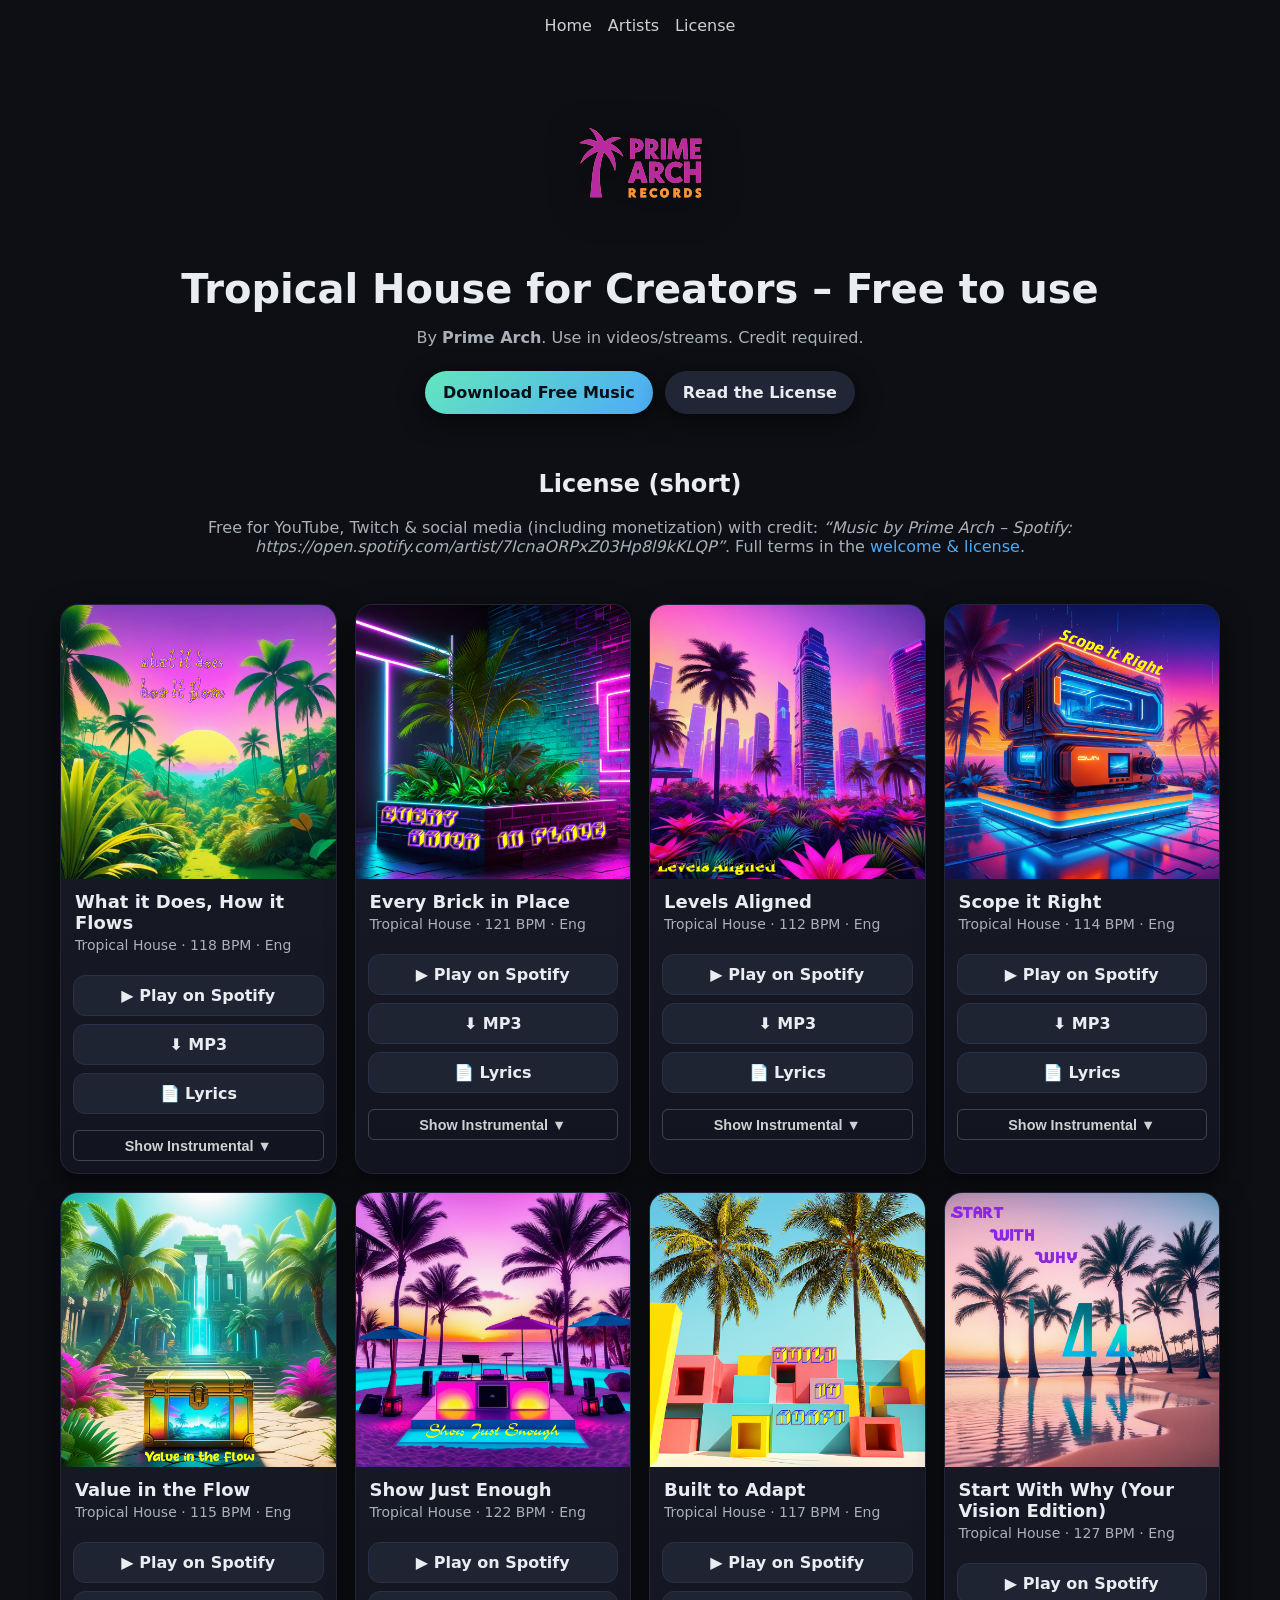
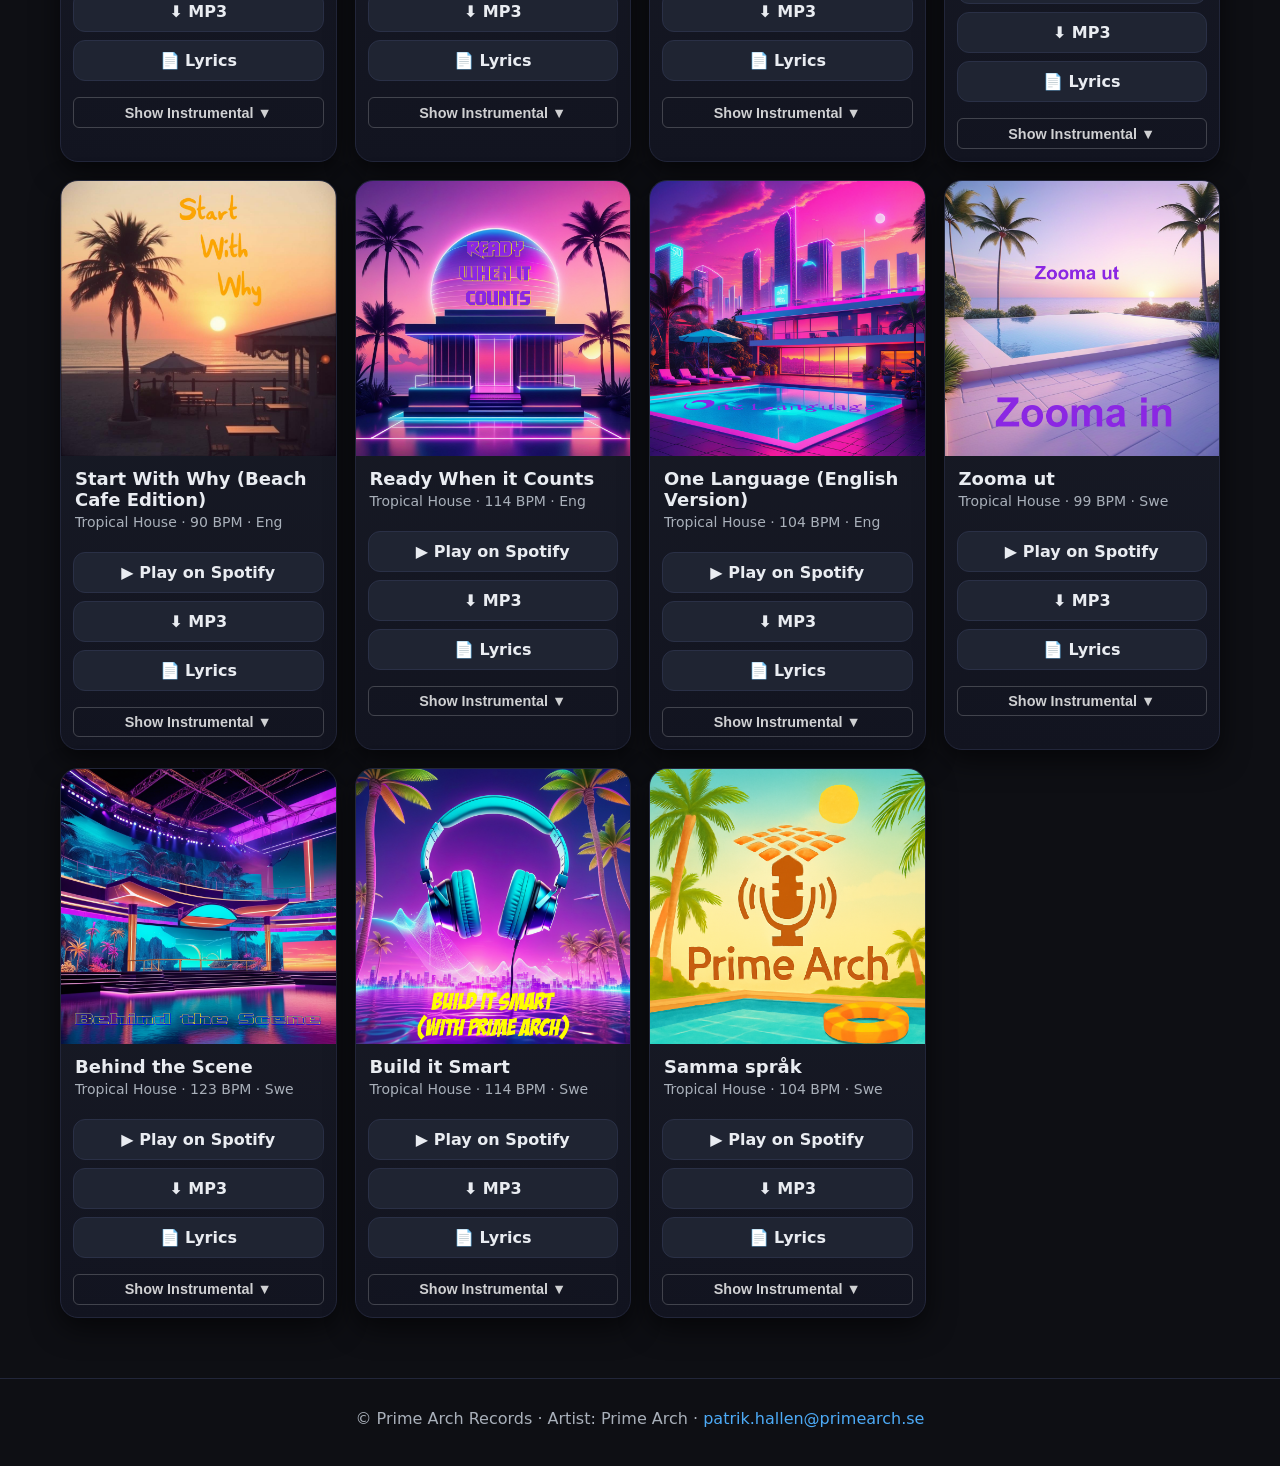
<file: index.html>
<!DOCTYPE html>
<html lang="sv">
<head>
  <meta charset="utf-8" />
  <meta name="viewport" content="width=device-width, initial-scale=1" />
  <title>Prime Arch Records – Free Tropical House for Creators</title>
  <meta name="description" content="High-quality royalty-free Tropical House for creators — free with credit. By Prime Arch.">
  <link rel="preconnect" href="https://plausible.io">
  <script defer data-domain="primearchrecords.com" src="https://plausible.io/js/script.file-downloads.outbound-links.js"></script>
  <script>
    window.plausible = window.plausible || function() { (window.plausible.q = window.plausible.q || []).push(arguments) }
  </script>
  <!-- Favicon och ikoner -->
  <link rel="icon" type="image/png" sizes="32x32" href="/assets/icons/favicon-32x32.png">
  <link rel="icon" type="image/png" sizes="16x16" href="/assets/icons/favicon-16x16.png">
  <link rel="icon" type="image/x-icon" href="/assets/icons/favicon.ico">
  <link rel="icon" type="image/svg+xml" href="/assets/icons/favicon.svg">
  <!-- PWA/Android (manifest) -->
  <link rel="manifest" href="/assets/icons/site.webmanifest">
  <!-- Apple/iOS -->
  <link rel="apple-touch-icon" sizes="180x180" href="/assets/icons/apple-touch-icon.png">
  <link rel="stylesheet" href="/assets/style.css?v=1.0.1" />
  <style>
    .instrumental { display: none; }
    .toggle-inst {
      background: transparent;
      border: 1px solid rgba(255,255,255,0.2);
      color: rgba(255,255,255,0.8);
      font-size: 0.9rem;
      margin-top: 0.5rem;
      padding: 0.4rem 0.6rem;
      cursor: pointer;
      border-radius: 6px;
      transition: all 0.2s ease;
    }
    .toggle-inst:hover {
      border-color: rgba(255,255,255,0.5);
      color: #fff;
      background: rgba(255,255,255,0.05);
    }
  </style>
</head>
<body>
  <nav class="topnav">
    <a href="/">Home</a>
    <a href="/artists/">Artists</a>
    <a href="/docs/welcome-license.md" target="_blank" rel="noopener">License</a>
  </nav>

  <header class="hero">
    <img src="/assets/logo.svg" alt="Prime Arch Records" class="logo" />
    <h1>Tropical House for Creators – Free to use</h1>
    <p>By <strong>Prime Arch</strong>. Use in videos/streams. Credit required.</p>
    <div class="cta-row">
      <a class="cta" href="#library">Download Free Music</a>
      <a class="cta alt" href="/docs/welcome-license.md" target="_blank" rel="noopener">Read the License</a>
    </div>
  </header>

  <section class="license">
    <h2>License (short)</h2>
    <p>Free for YouTube, Twitch & social media (including monetization) with credit:
      <em>“Music by Prime Arch – Spotify: https://open.spotify.com/artist/7IcnaORPxZ03Hp8l9kKLQP”</em>.
      Full terms in the <a href="/docs/welcome-license.md" target="_blank" rel="noopener">welcome & license</a>.
    </p>
  </section>

  <section id="library" class="grid">

  <!-- What it Does, How it Flows -->
  <article class="card" data-track="What it Does, How it Flows">
    <img src="/assets/covers/what-it-does-how-it-flows.png" alt="What it Does, How it Flows" class="cover" />
    <h3>What it Does, How it Flows</h3>
    <p>Tropical House · 118 BPM · Eng</p>
    <div class="actions">
      <a class="btn" href="https://open.spotify.com/track/6w6Lt5h9aL0CamimnhqGVm">▶ Play on Spotify</a>
      <a class="btn download-link" href="/songs/what-it-does-how-it-flows.mp3">⬇ MP3</a>
      <a class="btn instrumental download-link" href="/songs/what-it-does-how-it-flows-instrumental.mp3">⬇ MP3 (Instrumental)</a>
      <a class="btn" href="/songs/what-it-does-how-it-flows-lyrics.pdf" target="_blank" rel="noopener">📄 Lyrics</a>
    </div>
  </article>

  <!-- Every Brick in Place -->
    <article class="card" data-track="Every Brick in Place">
      <img src="/assets/covers/every-brick-in-place.png" alt="Every Brick in Place" class="cover" />
      <h3>Every Brick in Place</h3>
      <p>Tropical House · 121 BPM · Eng</p>
      <div class="actions">
        <a class="btn" href="https://open.spotify.com/track/3vdEuJBiYH70GPEmcm6ae4">▶ Play on Spotify</a>
        <a class="btn download-link" href="/songs/every-brick-in-place.mp3">⬇ MP3</a>
        <a class="btn instrumental download-link" href="/songs/every-brick-in-place-instrumental.mp3">⬇ MP3 (Instrumental)</a>
        <a class="btn" href="/songs/every-brick-in-place-lyrics.pdf" target="_blank" rel="noopener">📄 Lyrics</a>
      </div>
    </article>
    
    <!-- Levels Aligned -->
    <article class="card" data-track="Levels Aligned">
      <img src="/assets/covers/levels-aligned.png" alt="Levels Aligned" class="cover" />
      <h3>Levels Aligned</h3>
      <p>Tropical House · 112 BPM · Eng</p>
      <div class="actions">
        <a class="btn" href="https://open.spotify.com/track/3mB4QtgDjKM6o8Iqiv5fYM">▶ Play on Spotify</a>
        <a class="btn download-link" href="/songs/levels-aligned.mp3">⬇ MP3</a>
        <a class="btn instrumental download-link" href="/songs/levels-aligned-instrumental.mp3">⬇ MP3 (Instrumental)</a>
        <a class="btn" href="/songs/levels-aligned-lyrics.pdf" target="_blank" rel="noopener">📄 Lyrics</a>
      </div>
    </article>
    
    <!-- Scope it Right -->
    <article class="card" data-track="Scope it Right">
      <img src="/assets/covers/scope-it-right.png" alt="Scope it Right" class="cover" />
      <h3>Scope it Right</h3>
      <p>Tropical House · 114 BPM · Eng</p>
      <div class="actions">
        <a class="btn" href="https://open.spotify.com/album/6RVIV2AQfhZBVF9ObAZK2e">▶ Play on Spotify</a>
        <a class="btn download-link" href="/songs/scope-it-right.mp3">⬇ MP3</a>
        <a class="btn instrumental download-link" href="/songs/scope-it-right-instrumental.mp3">⬇ MP3 (Instrumental)</a>
        <a class="btn" href="/songs/scope-it-right-lyrics.pdf" target="_blank" rel="noopener">📄 Lyrics</a>
      </div>
    </article>
    
    <!-- Value in the Flow -->
    <article class="card" data-track="Value in the Flow">
      <img src="/assets/covers/value-in-the-flow.png" alt="Value in the Flow" class="cover" />
      <h3>Value in the Flow</h3>
      <p>Tropical House · 115 BPM · Eng</p>
      <div class="actions">
        <a class="btn" href="https://open.spotify.com/track/6I7bqWsNI6GLdhfRLysS7s">▶ Play on Spotify</a>
        <a class="btn download-link" href="/songs/value-in-the-flow.mp3">⬇ MP3</a>
        <a class="btn instrumental download-link" href="/songs/value-in-the-flow-instrumental.mp3">⬇ MP3 (Instrumental)</a>
        <a class="btn" href="/songs/value-in-the-flow-lyrics.pdf" target="_blank" rel="noopener">📄 Lyrics</a>
      </div>
    </article>
    
    <!-- Show Just Enough -->
    <article class="card" data-track="Show Just Enough">
      <img src="/assets/covers/show-just-enough.png" alt="Show Just Enough" class="cover" />
      <h3>Show Just Enough</h3>
      <p>Tropical House · 122 BPM · Eng</p>
      <div class="actions">
        <a class="btn" href="https://open.spotify.com/album/0VA0BIkBa8AfertMIRVwKZ">▶ Play on Spotify</a>
        <a class="btn download-link" href="/songs/show-just-enough.mp3">⬇ MP3</a>
        <a class="btn instrumental download-link" href="/songs/show-just-enough-instrumental.mp3">⬇ MP3 (Instrumental)</a>
        <a class="btn" href="/songs/show-just-enough-lyrics.pdf" target="_blank" rel="noopener">📄 Lyrics</a>
      </div>
    </article>
    
    <!-- Built to Adapt -->
    <article class="card" data-track="Built to Adapt">
      <img src="/assets/covers/built-to-adapt.png" alt="Built to Adapt" class="cover" />
      <h3>Built to Adapt</h3>
      <p>Tropical House · 117 BPM · Eng</p>
      <div class="actions">
        <a class="btn" href="https://open.spotify.com/track/7cxu4EnsYUSwPFBB2Zrk0n">▶ Play on Spotify</a>
        <a class="btn download-link" href="/songs/built-to-adapt.mp3">⬇ MP3</a>
        <a class="btn instrumental download-link" href="/songs/built-to-adapt-instrumental.mp3">⬇ MP3 (Instrumental)</a>
        <a class="btn" href="/songs/built-to-adapt-lyrics.pdf" target="_blank" rel="noopener">📄 Lyrics</a>
      </div>
    </article>
    
    <!-- Start With Why (Your Vision Edition) -->
    <article class="card" data-track="Start With Why (Your Vision Edition)">
      <img src="/assets/covers/start-with-why-your-vision-edition.png" alt="Start With Why (Your Vision Edition)" class="cover" />
      <h3>Start With Why (Your Vision Edition)</h3>
      <p>Tropical House · 127 BPM · Eng</p>
      <div class="actions">
        <a class="btn" href="https://open.spotify.com/track/0hBe84I5sA88zU3ISNGg3X">▶ Play on Spotify</a>
        <a class="btn download-link" href="/songs/start-with-why-your-vision-edition.mp3">⬇ MP3</a>
        <a class="btn instrumental download-link" href="/songs/start-with-why-your-vision-edition-instrumental.mp3">⬇ MP3 (Instrumental)</a>
        <a class="btn" href="/songs/start-with-why-your-vision-edition-lyrics.pdf" target="_blank" rel="noopener">📄 Lyrics</a>
      </div>
    </article>
    
    <!-- Start With Why (Beach Cafe Edition) -->
    <article class="card" data-track="Start With Why (Beach Cafe Edition)">
      <img src="/assets/covers/start-with-why-beach-cafe-edition.png" alt="Start With Why (Beach Cafe Edition)" class="cover" />
      <h3>Start With Why (Beach Cafe Edition)</h3>
      <p>Tropical House · 90 BPM · Eng</p>
      <div class="actions">
        <a class="btn" href="https://open.spotify.com/track/2bSOgqbeWU0W4ufC7YVsWo">▶ Play on Spotify</a>
        <a class="btn download-link" href="/songs/start-with-why-beach-cafe-edition.mp3">⬇ MP3</a>
        <a class="btn instrumental download-link" href="/songs/start-with-why-beach-cafe-edition-instrumental.mp3">⬇ MP3 (Instrumental)</a>
        <a class="btn" href="/songs/start-with-why-beach-cafe-edition-lyrics.pdf" target="_blank" rel="noopener">📄 Lyrics</a>
      </div>
    </article>
    
    <!-- Ready When it Counts -->
    <article class="card" data-track="Ready When it Counts">
      <img src="/assets/covers/ready-when-it-counts.png" alt="Ready When it Counts" class="cover" />
      <h3>Ready When it Counts</h3>
      <p>Tropical House · 114 BPM · Eng</p>
      <div class="actions">
        <a class="btn" href="https://open.spotify.com/track/66widIYpAR3sAt6o5tpNbS">▶ Play on Spotify</a>
        <a class="btn download-link" href="/songs/ready-when-it-counts.mp3">⬇ MP3</a>
        <a class="btn instrumental download-link" href="/songs/ready-when-it-counts-instrumental.mp3">⬇ MP3 (Instrumental)</a>
        <a class="btn" href="/songs/ready-when-it-counts-lyrics.pdf" target="_blank" rel="noopener">📄 Lyrics</a>
      </div>
    </article>
    
    <!-- One Language (English Version) -->
    <article class="card" data-track="One Language (English Version)">
      <img src="/assets/covers/one-language.png" alt="One Language (English Version)" class="cover" />
      <h3>One Language (English Version)</h3>
      <p>Tropical House · 104 BPM · Eng</p>
      <div class="actions">
        <a class="btn" href="https://open.spotify.com/track/7FS1kLTRty1hwPt3okpxEa">▶ Play on Spotify</a>
        <a class="btn download-link" href="/songs/one-language.mp3">⬇ MP3</a>
        <a class="btn instrumental download-link" href="/songs/one-language-instrumental.mp3">⬇ MP3 (Instrumental)</a>
        <a class="btn" href="/songs/one-language-lyrics.pdf" target="_blank" rel="noopener">📄 Lyrics</a>
      </div>
    </article>
    
    <!-- Zooma ut -->
    <article class="card" data-track="Zooma ut">
      <img src="/assets/covers/zooma-ut.png" alt="Zooma ut" class="cover" />
      <h3>Zooma ut</h3>
      <p>Tropical House · 99 BPM · Swe</p>
      <div class="actions">
        <a class="btn" href="https://open.spotify.com/track/31CzolinKDBuZtKtWS1eUu">▶ Play on Spotify</a>
        <a class="btn download-link" href="/songs/zooma-ut.mp3">⬇ MP3</a>
        <a class="btn instrumental download-link" href="/songs/zooma-ut-instrumental.mp3">⬇ MP3 (Instrumental)</a>
        <a class="btn" href="/songs/zooma-ut-lyrics.pdf" target="_blank" rel="noopener">📄 Lyrics</a>
      </div>
    </article>
    
    <!-- Behind the Scene -->
    <article class="card" data-track="Behind the Scene">
      <img src="/assets/covers/behind-the-scene.png" alt="Behind the Scene" class="cover" />
      <h3>Behind the Scene</h3>
      <p>Tropical House · 123 BPM · Swe</p>
      <div class="actions">
        <a class="btn" href="https://open.spotify.com/track/25VfiHH2zP7YNrUBABUJft">▶ Play on Spotify</a>
        <a class="btn download-link" href="/songs/behind-the-scene.mp3">⬇ MP3</a>
        <a class="btn instrumental download-link" href="/songs/behind-the-scene-instrumental.mp3">⬇ MP3 (Instrumental)</a>
        <a class="btn" href="/songs/behind-the-scene-lyrics.pdf" target="_blank" rel="noopener">📄 Lyrics</a>
      </div>
    </article>
    
    <!-- Build it Smart -->
    <article class="card" data-track="Build it Smart">
      <img src="/assets/covers/build-it-smart.png" alt="Build it Smart" class="cover" />
      <h3>Build it Smart</h3>
      <p>Tropical House · 114 BPM · Swe</p>
      <div class="actions">
        <a class="btn" href="https://open.spotify.com/track/7I2j84hNYb8DtYoMLTeTq1">▶ Play on Spotify</a>
        <a class="btn download-link" href="/songs/build-it-smart.mp3">⬇ MP3</a>
        <a class="btn instrumental download-link" href="/songs/build-it-smart-instrumental.mp3">⬇ MP3 (Instrumental)</a>
        <a class="btn" href="/songs/build-it-smart-lyrics.pdf" target="_blank" rel="noopener">📄 Lyrics</a>
      </div>
    </article>
    
    <!-- Samma språk -->
    <article class="card" data-track="Samma språk">
      <img src="/assets/covers/samma-sprak.png" alt="Samma språk" class="cover" />
      <h3>Samma språk</h3>
      <p>Tropical House · 104 BPM · Swe</p>
      <div class="actions">
        <a class="btn" href="https://open.spotify.com/track/2izty9QnwodacfaYJxrCsa">▶ Play on Spotify</a>
        <a class="btn download-link" href="/songs/samma-sprak.mp3">⬇ MP3</a>
        <a class="btn instrumental download-link" href="/songs/samma-sprak-instrumental.mp3">⬇ MP3 (Instrumental)</a>
        <a class="btn" href="/songs/samma-sprak-lyrics.pdf" target="_blank" rel="noopener">📄 Lyrics</a>
      </div>
    </article>

  </section>

  <footer>
    <p>© Prime Arch Records · Artist: Prime Arch · <a href="mailto:patrik.hallen@primearch.se">patrik.hallen@primearch.se</a></p>
  </footer>

  <script>
  // Toggle för instrumental-länkar per kort
  document.querySelectorAll('.card').forEach(card => {
    const instBtns = card.querySelectorAll('.btn.instrumental');
    if (!instBtns.length) return;

    const toggle = document.createElement('button');
    toggle.className = 'btn toggle-inst';
    toggle.type = 'button';
    toggle.textContent = 'Show Instrumental ▼';
    const actions = card.querySelector('.actions') || card;
    actions.appendChild(toggle);

    let open = false;
    toggle.addEventListener('click', () => {
      open = !open;
      instBtns.forEach(b => b.style.display = open ? '' : 'none');
      toggle.textContent = open ? 'Hide Instrumental ▲' : 'Show Instrumental ▼';
    });
  });
  </script>
</body>
</html>
</file>
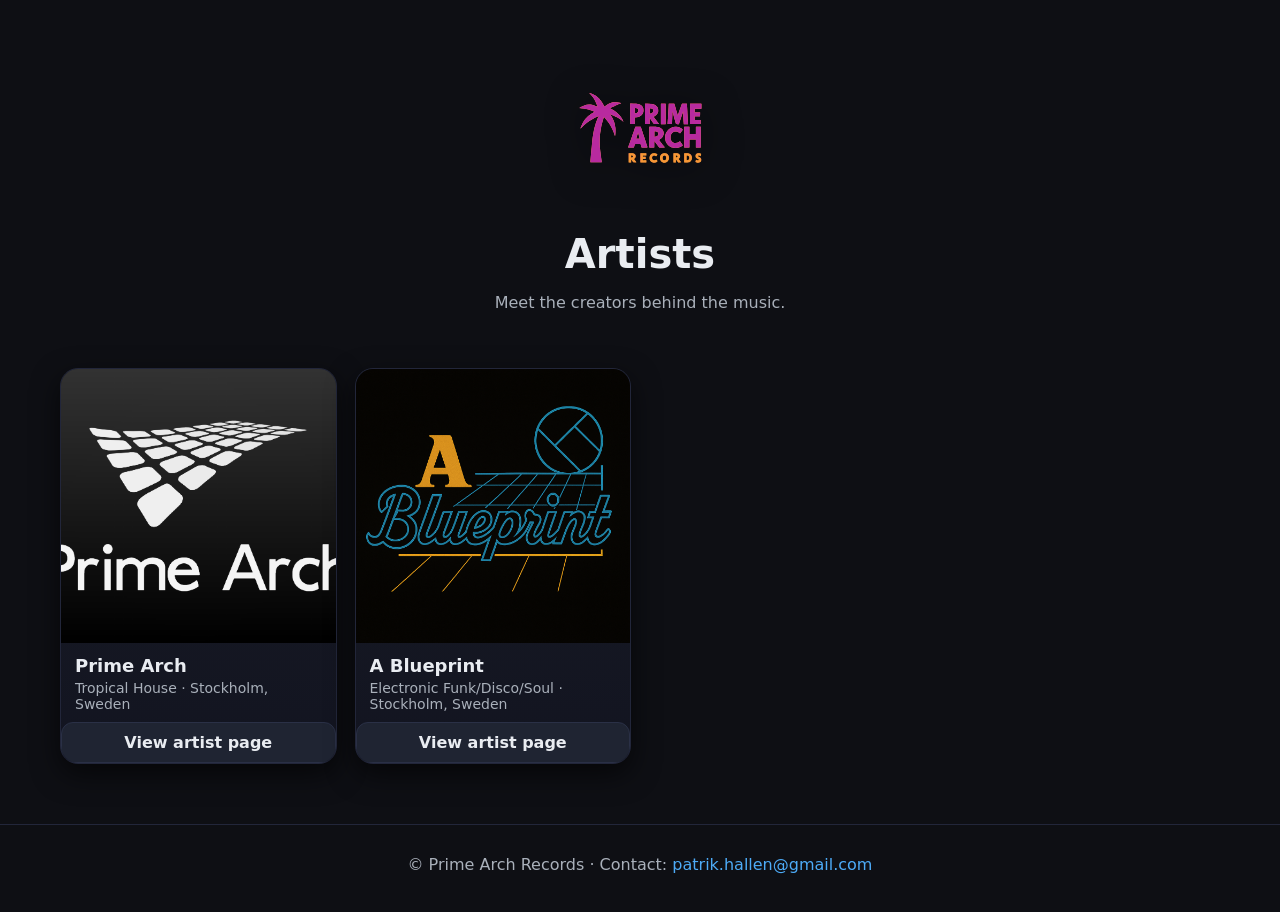
<file: artists/index.html>
<!DOCTYPE html>
<html lang="en">
<head>
  <meta charset="utf-8" />
  <title>Artists – Prime Arch Records</title>
  <meta name="description" content="Artists under Prime Arch Records: Prime Arch and A Blueprint.">
  <link rel="stylesheet" href="/assets/style.css" />
</head>
<body>
  <header class="hero small">
    <img src="/assets/logo.svg" alt="Prime Arch Records" class="logo" />
    <h1>Artists</h1>
    <p>Meet the creators behind the music.</p>
  </header>

  <section class="grid">
    <article class="card">
      <img src="/assets/artists/prime-arch.png" alt="Prime Arch" class="cover" />
      <h3>Prime Arch</h3>
      <p>Tropical House · Stockholm, Sweden</p>
      <a class="btn" href="/artists/prime-arch.html">View artist page</a>
    </article>

    <article class="card">
      <img src="/assets/artists/a-blueprint.png" alt="A Blueprint" class="cover" />
      <h3>A Blueprint</h3>
      <p>Electronic Funk/Disco/Soul · Stockholm, Sweden</p>
      <a class="btn" href="/artists/a-blueprint.html">View artist page</a>
    </article>
  </section>

  <footer>
    <p>© Prime Arch Records · Contact: <a href="mailto:patrik.hallen@gmail.com">patrik.hallen@gmail.com</a></p>
  </footer>
</body>
</html>
</file>
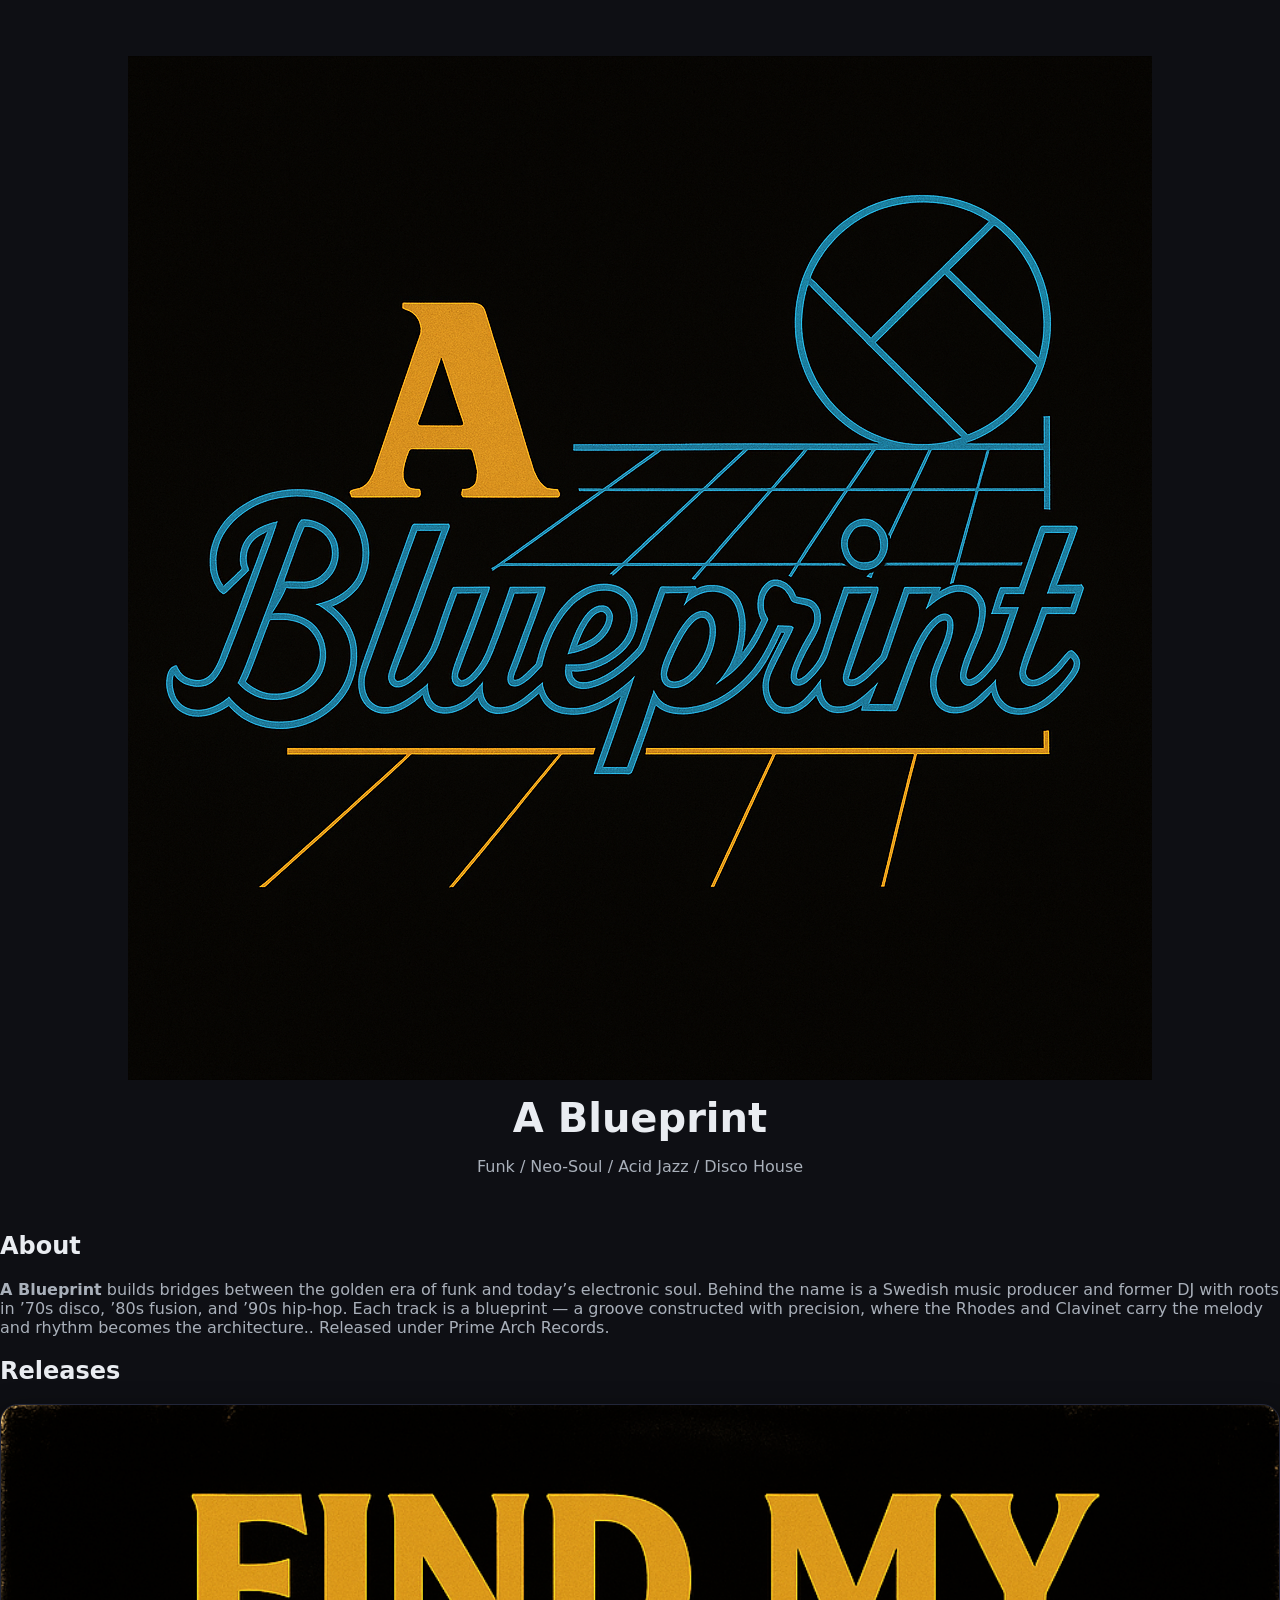
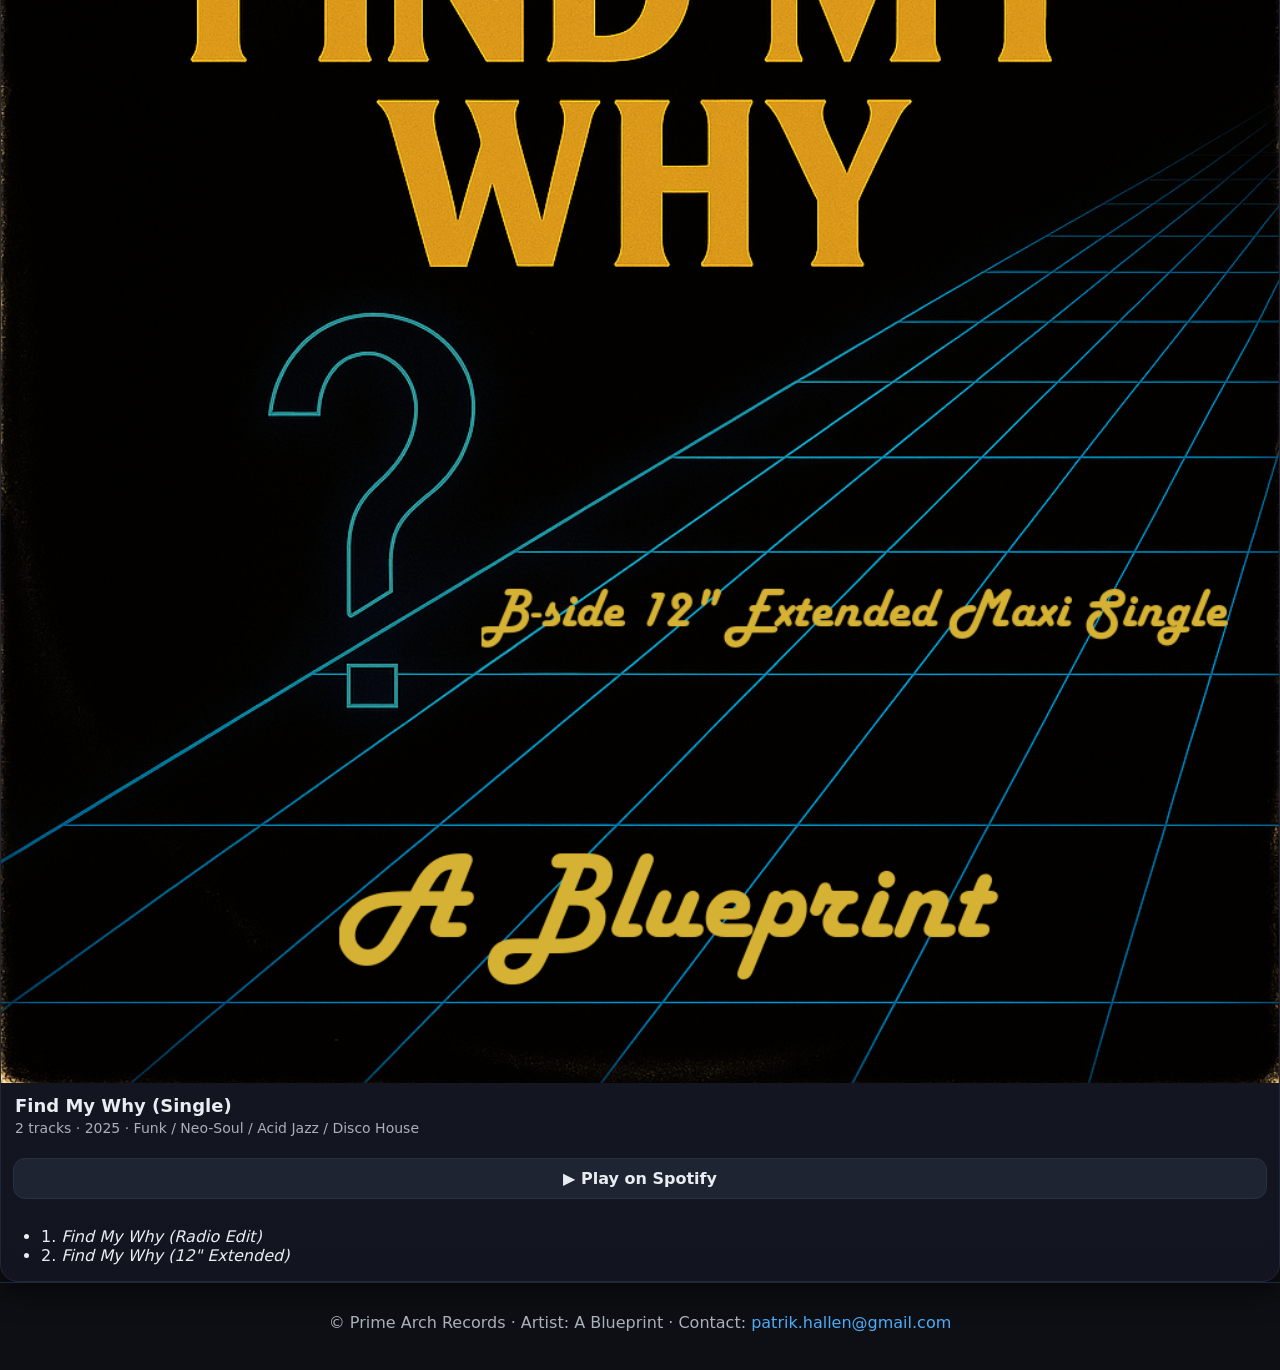
<file: artists/a-blueprint.html>
<!DOCTYPE html>
<html lang="en">
<head>
  <meta charset="utf-8" />
  <title>A Blueprint – Prime Arch Records</title>
  <meta name="description" content="Official artist page for A Blueprint under Prime Arch Records. Contact: patrik.hallen@gmail.com.">
  <link rel="stylesheet" href="/assets/style.css" />
</head>
<body>
  <header class="hero small">
    <img src="/assets/artists/a-blueprint.png" alt="A Blueprint" class="cover" />
    <h1>A Blueprint</h1>
    <p>Funk / Neo-Soul / Acid Jazz / Disco House</p>
  </header>

  <section class="bio">
    <h2>About</h2>
    <p>
      <strong>A Blueprint</strong> builds bridges between the golden era of funk and today’s electronic soul.
Behind the name is a Swedish music producer and former DJ with roots in ’70s disco, ’80s fusion, and ’90s hip-hop.
Each track is a blueprint — a groove constructed with precision, where the Rhodes and Clavinet carry the melody and rhythm becomes the architecture.. Released under Prime Arch Records.
    </p>
  </section>

  <section class="discography">
    <h2>Releases</h2>

    <article class="card">
      <img src="/assets/covers/a-blueprint-find-my-why.png" alt="Find My Why" class="cover" />
      <h3>Find My Why (Single)</h3>
      <p>2 tracks · 2025 · Funk / Neo-Soul / Acid Jazz / Disco House</p>
      <div class="actions">
        <a class="btn" href="https://https://open.spotify.com/album/0hEEnmWOYVAPNCGltczWd2?si=V1g7ia8nQBWTGF8kzSpmuQ">▶ Play on Spotify</a>
      </div>
      <ul>
        <li>1. <em>Find My Why (Radio Edit)</em></li>
        <li>2. <em>Find My Why (12" Extended)</em></li>
      </ul>
    </article>
  </section>

  <footer>
    <p>© Prime Arch Records · Artist: A Blueprint · Contact: <a href="mailto:patrik.hallen@gmail.com">patrik.hallen@gmail.com</a></p>
  </footer>
</body>
</html>
</file>
<file: assets/style.css>
/* Prime Arch Records – minimal, responsive, clean */
:root{
  --bg:#0e0f14;
  --fg:#e9ecf1;
  --muted:#a9b0ba;
  --card:#171922;
  --accent:#63e6be;
  --accent-2:#4dabf7;
}
*{box-sizing:border-box}
html,body{margin:0;padding:0;background:var(--bg);color:var(--fg);font-family:ui-sans-serif,system-ui,-apple-system,Segoe UI,Roboto,Helvetica,Arial}
a{color:var(--accent-2);text-decoration:none}
img{max-width:100%;display:block}
header.hero{
  padding:56px 20px 28px;
  text-align:center;
  display:grid;
  gap:16px;
  justify-items:center;
}
.logo{width:160px;height:auto;filter:drop-shadow(0 6px 18px #0008)}
h1{margin:0;font-size:clamp(24px,4vw,40px);line-height:1.12}
p{margin:0 0 8px 0;color:var(--muted)}
.cta-row{display:flex;gap:12px;flex-wrap:wrap;justify-content:center}
.cta{
  display:inline-block;
  padding:12px 18px;
  border-radius:999px;
  background:linear-gradient(135deg,var(--accent),var(--accent-2));
  color:#081018;
  font-weight:700;
  box-shadow:0 6px 24px #000a;
  transition:transform .15s ease, box-shadow .15s ease;
}
.cta:hover{transform:translateY(-1px);box-shadow:0 10px 28px #000d}
.cta.alt{background:#212636;color:var(--fg)}

section.license{max-width:980px;margin:0 auto;padding:8px 20px 20px;text-align:center}

.grid{
  display:grid;
  grid-template-columns:repeat(auto-fill,minmax(260px,1fr));
  gap:18px;
  padding:20px;
  max-width:1200px;
  margin:0 auto 40px;
}
.card{
  background:linear-gradient(180deg,#1a1d27,#121420);
  border:1px solid #22263a;
  border-radius:18px;
  overflow:hidden;
  box-shadow:0 10px 28px #0009;
  display:flex;
  flex-direction:column;
}
.cover{aspect-ratio:1/1;object-fit:cover}
.card h3{margin:12px 14px 0;font-size:18px}
.card p{margin:4px 14px 10px;color:var(--muted);font-size:14px}
.actions{display:grid;gap:8px;padding:12px}
.btn{
  display:block;text-align:center;padding:10px 12px;border-radius:12px;
  background:#1f2432;color:var(--fg);border:1px solid #2a3046;transition:all .15s ease;font-weight:600
}
.btn:hover{transform:translateY(-1px);border-color:#3b4770}
footer{padding:30px 20px;border-top:1px solid #22263a;text-align:center;color:var(--muted)}

/* Instrumental-knappar är gömda från start */
.instrumental {
  display: none;
}

/* Toggle-knappen */
.toggle-inst {
  background: transparent;
  border: 1px solid rgba(255,255,255,0.2);
  color: rgba(255,255,255,0.8);
  font-size: 0.9rem;
  margin-top: 0.5rem;
  padding: 0.4rem 0.6rem;
  cursor: pointer;
  border-radius: 6px;
  transition: all 0.2s ease;
}

/* Hover-effekt */
.toggle-inst:hover {
  border-color: rgba(255,255,255,0.5);
  color: #fff;
  background: rgba(255,255,255,0.05);
}

.topnav {
  display: flex;
  justify-content: center;
  gap: 1rem;
  margin-top: 1rem;
}
.topnav a {
  color: rgba(255,255,255,0.8);
  text-decoration: none;
  font-weight: 500;
}
.topnav a:hover {
  color: #fff;
}
</file>
